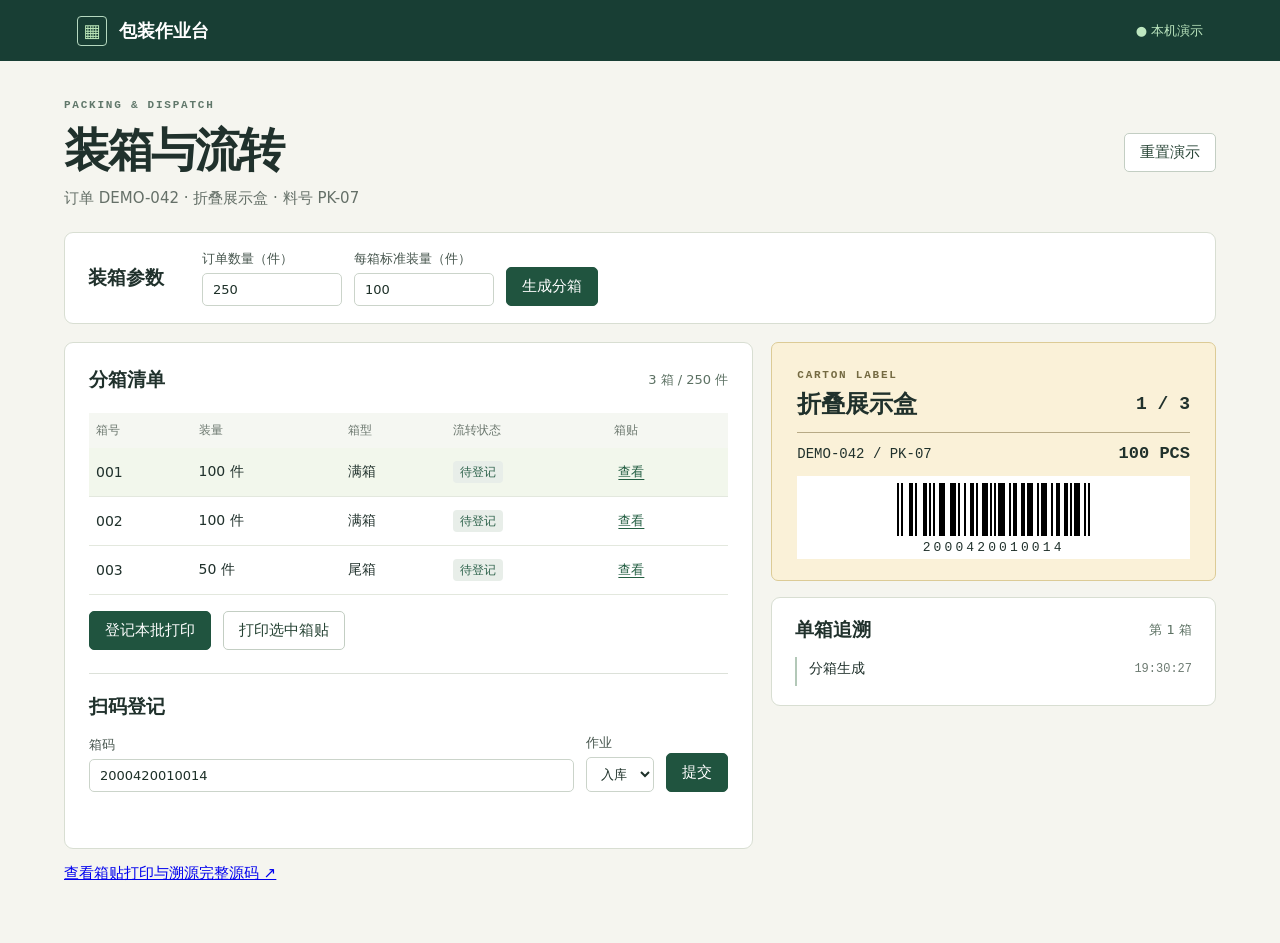
<file: projects/carton-label/index.html>
<!doctype html>
<html lang="zh-CN">
<head>
<meta charset="utf-8"><meta name="viewport" content="width=device-width,initial-scale=1">
<title>装箱与流转工作台</title><link rel="stylesheet" href="style.css">
<script defer src="demo.js"></script>
</head>
<body>
<header><div class="brand"><span class="mark" aria-hidden="true">▦</span> 包装作业台</div><span class="local">● 本机演示</span></header>
<main>
<div class="headline"><div><p class="eyebrow">PACKING &amp; DISPATCH</p><h1>装箱与流转</h1><p class="note">订单 DEMO-042 · 折叠展示盒 · 料号 PK-07</p></div><button class="plain" id="reset">重置演示</button></div>
<section class="setup"><h2>装箱参数</h2><form id="split"><label>订单数量（件）<input id="qty" type="number" min="1" max="99999" required value="250"></label><label>每箱标准装量（件）<input id="capacity" type="number" min="1" max="99999" required value="100"></label><button class="primary">生成分箱</button></form></section>
<div class="work"><section class="panel"><div class="section-head"><h2>分箱清单</h2><span class="count" id="total"></span></div>
<div class="table-scroll"><table><thead><tr><th>箱号</th><th>装量</th><th>箱型</th><th>流转状态</th><th>箱贴</th></tr></thead><tbody id="rows"></tbody></table></div>
<div class="action"><button id="register" class="primary">登记本批打印</button><button id="paper" class="plain">打印选中箱贴</button></div>
<div class="scanner"><h2>扫码登记</h2><form id="scan"><label>箱码<input id="code" inputmode="numeric" placeholder="扫描或粘贴 13 位箱码" autocomplete="off" required></label><label>作业<select id="operation"><option value="in">入库</option><option value="out">出库</option><option value="lookup">追溯</option></select></label><button class="primary">提交</button></form></div>
<p id="message" aria-live="polite"></p>
</section>
<aside><section class="paper" aria-label="当前箱贴"><span class="paper-kicker">CARTON LABEL</span><div class="paper-head"><h2>折叠展示盒</h2><strong id="position"></strong></div><div class="paper-mid"><span>DEMO-042 / PK-07</span><b id="units"></b></div><div id="barcode"></div><div id="digits"></div></section>
<section class="timeline"><div class="section-head"><h2>单箱追溯</h2><span id="selected-box" class="count"></span></div><ol id="events"></ol></section></aside></div>
<p class="source-link"><a href="https://github.com/wangzhanyu405-pixel/wangzhanyu405-pixel/tree/main/source/carton-label-platform">查看箱贴打印与溯源完整源码 ↗</a></p></main></body></html>
</file>
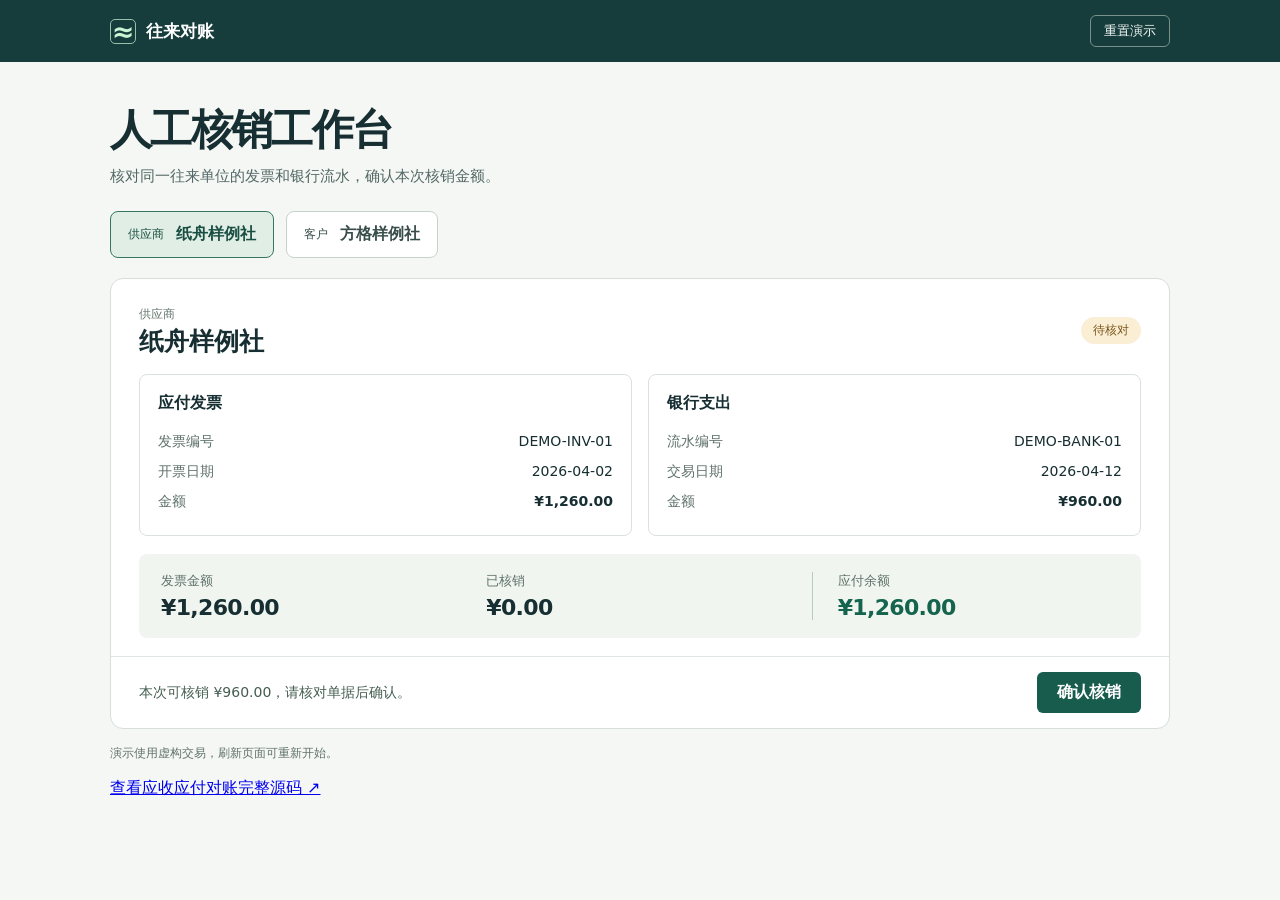
<file: projects/reconciliation/index.html>
<!doctype html>
<html lang="zh-CN">
<head>
<meta charset="utf-8">
<meta name="viewport" content="width=device-width, initial-scale=1">
<title>往来对账 · 人工核销演示</title>
<link rel="stylesheet" href="style.css">
</head>
<body>
<header><div class="wrap top"><span class="brand"><span class="symbol" aria-hidden="true">≈</span> 往来对账</span><button class="reset" id="reset" type="button">重置演示</button></div></header>
<main class="wrap">
<h1>人工核销工作台</h1>
<p class="intro">核对同一往来单位的发票和银行流水，确认本次核销金额。</p>
<section class="parties" aria-label="选择往来单位" id="parties"></section>
<section class="workspace" aria-labelledby="party">
<div class="section-head"><div><span class="role" id="role"></span><h2 id="party"></h2></div><span id="status" class="status"></span></div>
<div class="records" id="records"></div>
<div class="summary" aria-label="核销计算">
<div><span>发票金额</span><strong id="gross"></strong></div>
<div><span>已核销</span><strong id="applied"></strong></div>
<div class="balance"><span id="balance-label"></span><strong id="balance"></strong></div>
</div>
<div class="action"><p id="hint" role="status" aria-live="polite"></p><button id="confirm" type="button">确认核销</button></div>
</section>
<footer>演示使用虚构交易，刷新页面可重新开始。</footer>
<p class="source-link"><a href="https://github.com/wangzhanyu405-pixel/wangzhanyu405-pixel/tree/main/source/ar-ap-reconciliation">查看应收应付对账完整源码 ↗</a></p></main>
<script src="demo.js"></script>
</body>
</html>
</file>
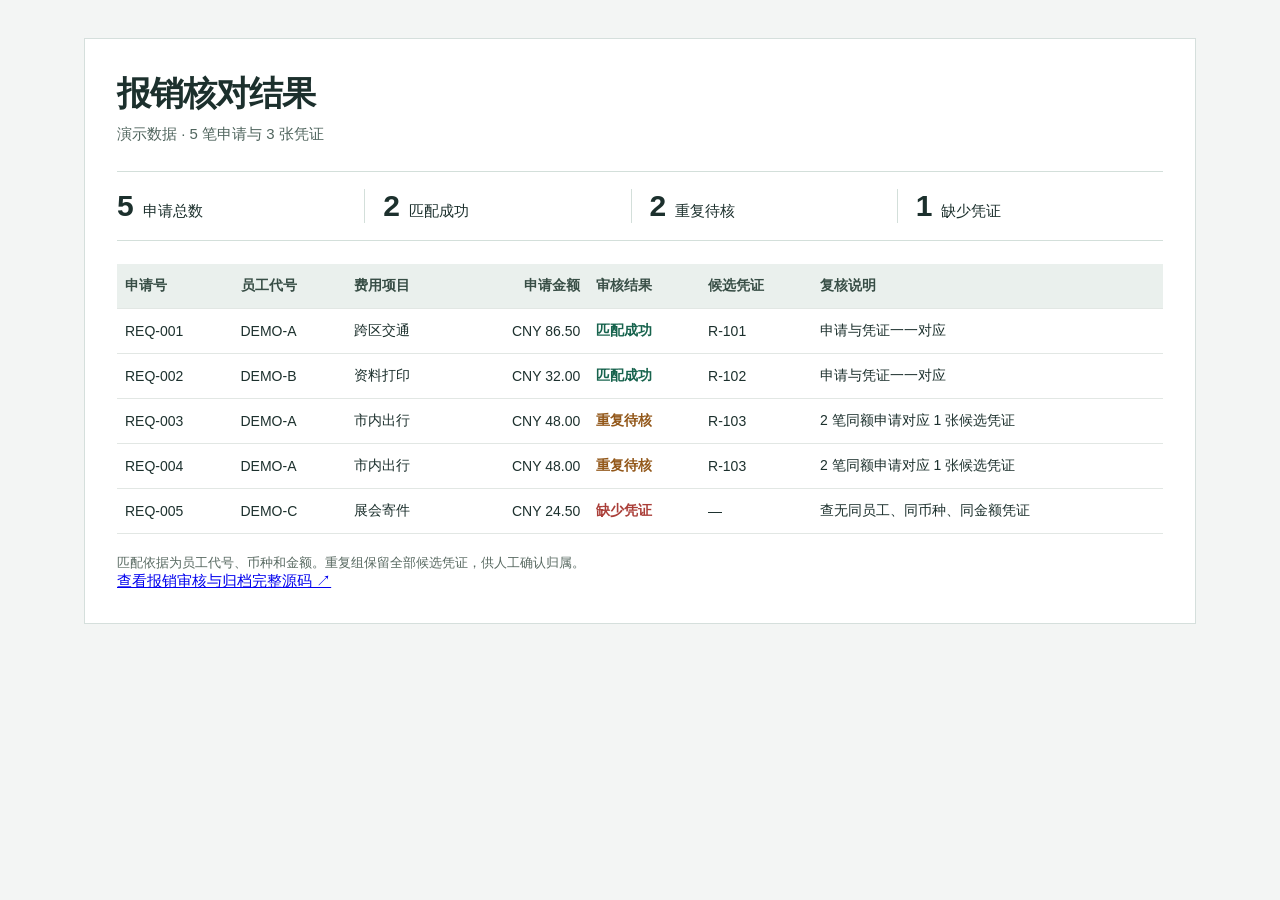
<file: projects/expense-review/output/review.html>
<!doctype html><html lang="zh-CN"><meta charset="utf-8">
    <meta name="viewport" content="width=device-width,initial-scale=1"><title>报销核对结果</title>
    <style>
    *{box-sizing:border-box}html{background:#f3f5f4;color:#1c302d;font-family:-apple-system,BlinkMacSystemFont,'PingFang SC',sans-serif}
    body{margin:0}main{margin:38px auto;max-width:1112px;background:white;border:1px solid #d5dfdc;padding:32px}
    h1{font-size:34px;margin:0 0 8px;letter-spacing:-1px}p{color:#50655e;margin:0;font-size:15px}
    .counts{display:flex;margin:27px 0 23px;padding:17px 0;border-block:1px solid #d3dfda}
    .metric{flex:1;padding:0 18px;border-right:1px solid #d3dfda}.metric:first-child{padding-left:0}.metric:last-child{border:0}
    .metric b{font-size:30px;margin-right:9px}.metric span{font-size:15px}table{width:100%;border-collapse:collapse;font-size:14px}
    th{text-align:left;background:#eaf0ed;color:#374d45}td,th{padding:13px 8px;border-bottom:1px solid #e2e7e4}
    td{font-variant-numeric:tabular-nums}th:nth-child(4),.money{text-align:right;white-space:nowrap}.tag{font-weight:600;white-space:nowrap}
    .ok{color:#17634d}.check{color:#925719}.missing{color:#aa3e38}footer{margin-top:20px;font-size:13px;color:#586961}
    @media(max-width:830px){main{margin:0;padding:18px}.scroll{overflow-x:auto}table{min-width:860px}.metric{padding:0 6px}}
    </style><main><h1>报销核对结果</h1><p>演示数据 · 5 笔申请与 3 张凭证</p>
    <section class="counts"><div class="metric"><b>5</b><span>申请总数</span></div><div class="metric"><b>2</b><span>匹配成功</span></div><div class="metric"><b>2</b><span>重复待核</span></div><div class="metric"><b>1</b><span>缺少凭证</span></div></section><div class="scroll"><table>
    <thead><tr><th>申请号</th><th>员工代号</th><th>费用项目</th><th>申请金额</th><th>审核结果</th><th>候选凭证</th><th>复核说明</th></tr></thead><tbody><tr><td class="">REQ-001</td><td class="">DEMO-A</td><td class="">跨区交通</td><td class="money">CNY 86.50</td><td class=""><span class="tag ok">匹配成功</span></td><td class="">R-101</td><td class="">申请与凭证一一对应</td></tr><tr><td class="">REQ-002</td><td class="">DEMO-B</td><td class="">资料打印</td><td class="money">CNY 32.00</td><td class=""><span class="tag ok">匹配成功</span></td><td class="">R-102</td><td class="">申请与凭证一一对应</td></tr><tr><td class="">REQ-003</td><td class="">DEMO-A</td><td class="">市内出行</td><td class="money">CNY 48.00</td><td class=""><span class="tag check">重复待核</span></td><td class="">R-103</td><td class="">2 笔同额申请对应 1 张候选凭证</td></tr><tr><td class="">REQ-004</td><td class="">DEMO-A</td><td class="">市内出行</td><td class="money">CNY 48.00</td><td class=""><span class="tag check">重复待核</span></td><td class="">R-103</td><td class="">2 笔同额申请对应 1 张候选凭证</td></tr><tr><td class="">REQ-005</td><td class="">DEMO-C</td><td class="">展会寄件</td><td class="money">CNY 24.50</td><td class=""><span class="tag missing">缺少凭证</span></td><td class="">—</td><td class="">查无同员工、同币种、同金额凭证</td></tr></tbody>
    </table></div><footer>匹配依据为员工代号、币种和金额。重复组保留全部候选凭证，供人工确认归属。</footer><p class="source-link"><a href="https://github.com/wangzhanyu405-pixel/wangzhanyu405-pixel/tree/main/source/expense-review-archive">查看报销审核与归档完整源码 ↗</a></p></main></html>
</file>
<file: projects/carton-label/style.css>
:root{font-family:"PingFang SC","Microsoft YaHei",system-ui,sans-serif;color:#20312c;background:#f5f5ef;font-size:15px}
*{box-sizing:border-box}body{margin:0}header{background:#183e34;color:white;display:flex;justify-content:space-between;align-items:center;padding:0 max(6vw,24px);height:61px}.brand{font-weight:700;font-size:18px;display:flex;align-items:center;gap:12px}.mark{display:grid;place-items:center;border:1px solid #b6d9c0;border-radius:4px;color:#bbe6b8;width:30px;height:30px}.local{font-size:13px;color:#bde7c0}main{max-width:1280px;padding:36px 5vw 45px;margin:auto}.headline,.section-head,.paper-head,.paper-mid,.action{display:flex;align-items:center;justify-content:space-between;gap:12px}.headline{margin-bottom:24px}.eyebrow,.paper-kicker{font:600 11px/1.5 ui-monospace,monospace;letter-spacing:.16em;color:#60776a}.eyebrow{margin:0 0 6px}h1{font-size:clamp(30px,4vw,46px);letter-spacing:-.05em;margin:0}h2{margin:0;font-size:19px}.note{color:#657068;margin:7px 0 0}
.setup,.panel,.timeline{background:#fff;border:1px solid #d8ded2;border-radius:9px}.setup{display:flex;align-items:center;gap:38px;padding:17px 23px;margin-bottom:18px}.setup form,#scan{display:flex;align-items:flex-end;gap:12px}label{display:grid;gap:5px;font-size:13px;color:#47564e}button,input,select{font:inherit}button{cursor:pointer;border-radius:5px;padding:9px 15px;border:1px solid #c3cec3}button:disabled{cursor:default;opacity:.5}.primary{background:#20543f;color:white;border-color:#20543f}.plain{background:white;color:#274435}.setup input{width:140px}input,select{background:white;border:1px solid #cbd4ca;color:#1d3028;border-radius:5px;padding:8px 10px;min-width:0}.work{display:grid;grid-template-columns:1.55fr 1fr;gap:18px;align-items:start}.panel{padding:24px}.count{color:#5c7163;font-size:13px}.table-scroll{overflow:auto}table{width:100%;border-collapse:collapse;margin:20px 0 16px;white-space:nowrap;text-align:left;font-size:14px}th{font-weight:500;color:#6c786f;font-size:12px;padding:9px 7px;background:#f5f7f2}td{padding:12px 7px;border-bottom:1px solid #e3e8de}.selected{background:#f2f7ec}.tag{font-size:12px;background:#e8eee9;padding:4px 7px;border-radius:4px;color:#2d624b}.link{color:#235e42;background:none;border:0;padding:3px 4px;font-size:13px;text-decoration:underline;text-underline-offset:3px}.action{justify-content:flex-start}.scanner{margin-top:23px;border-top:1px solid #dce1d9;padding-top:20px}.scanner h2{margin-bottom:14px}#scan label:first-child{flex:1}#message{font-size:13px;color:#275640;margin:13px 0 0;min-height:19px}#message.error{color:#a43824}.paper{padding:21px 25px;background:#faf1d8;border:1px solid #dccb96;border-radius:7px}.paper-kicker{color:#746a42}.paper-head{margin:5px 0 12px}.paper-head h2{font-size:24px}.paper-head strong{font:600 18px ui-monospace,monospace}.paper-mid{border-top:1px solid #b7aa86;padding-top:11px;font:14px ui-monospace,monospace}.paper-mid b{font-size:17px}#barcode{background:white;margin-top:13px;padding:7px 6px 0;text-align:center}#barcode svg{display:block;width:100%;height:53px}#digits{background:white;text-align:center;font:13px ui-monospace,monospace;letter-spacing:.24em;padding:4px}.timeline{margin-top:16px;padding:19px 23px}ol{margin:14px 0 0;padding:0;list-style:none}li{display:flex;justify-content:space-between;align-items:center;border-left:2px solid #b3c8b8;padding:3px 0 8px 12px;font-size:14px}time{color:#6d7b72;font:12px ui-monospace,monospace}button:focus-visible,input:focus-visible,select:focus-visible{outline:3px solid #80ad9a;outline-offset:2px}
@media(max-width:820px){.work{grid-template-columns:1fr}.setup{align-items:start;flex-direction:column;gap:12px}main{padding:22px 14px}.setup form,#scan{flex-wrap:wrap}.setup input{width:110px}.panel{padding:16px}.headline{align-items:start}.action{flex-wrap:wrap}}
@media print{body,main,.work,aside{display:block;background:white;padding:0;margin:0}.headline,header,.setup,.panel,.timeline{display:none}.paper{width:80mm;margin:0;border:1px solid black;border-radius:0;color:black;background:white;break-inside:avoid}.paper h2{font-size:18px}#barcode svg{height:16mm}@page{margin:8mm}}
</file>
<file: projects/reconciliation/style.css>
:root{font-family:Inter,"PingFang SC","Microsoft YaHei",system-ui,sans-serif;color:#172f32;background:#f5f7f4;font-size:16px;font-variant-numeric:tabular-nums}
*{box-sizing:border-box}body{margin:0}.wrap{width:min(1060px,calc(100% - 64px));margin:auto}
header{background:#173c3c;color:white}.top{height:62px;display:flex;align-items:center;justify-content:space-between}
.brand{font-size:17px;font-weight:680;display:flex;align-items:center;gap:10px}.symbol{font-size:27px;border:1px solid #94c2aa;border-radius:5px;line-height:23px;text-align:center;width:26px;color:#caf4d4}
button{font:inherit;cursor:pointer}.reset{background:transparent;color:#f4faf7;border:1px solid #78918a;border-radius:6px;padding:6px 13px;font-size:13px}
main{padding:40px 0 20px}h1{font-size:clamp(28px,4vw,42px);letter-spacing:-.04em;margin:0;font-weight:730}.intro{margin:9px 0 25px;color:#526866;font-size:15px}
.parties{display:flex;gap:12px;margin-bottom:20px}.party-choice{border:1px solid #c8d2cc;background:#fff;color:#384d49;display:flex;align-items:center;gap:12px;text-align:left;padding:12px 17px;border-radius:8px;font-weight:600}.party-choice small{font-size:12px;font-weight:500}.party-choice[aria-pressed=true]{background:#e1eee5;border-color:#377660;color:#194f42}
.workspace{background:#fff;border:1px solid #d6dfd8;border-radius:13px;overflow:hidden}.section-head{display:flex;justify-content:space-between;align-items:center;padding:24px 28px 16px}.role{font-size:12px;color:#65766e}h2{margin:2px 0 0;font-size:25px;font-weight:680}.status{border-radius:30px;padding:5px 12px;font-size:12px;background:#faeed5;color:#795416}.status.done{background:#dceee0;color:#285a3a}
.records{display:grid;grid-template-columns:1fr 1fr;gap:16px;padding:0 28px}.record{border:1px solid #dae1db;border-radius:8px;padding:18px}.record h3{margin:0 0 13px;font-size:16px}.record dl{margin:0}.record dl>div{display:flex;justify-content:space-between;gap:10px;padding:6px 0;font-size:14px}.record dt,.summary span{color:#5e716a}.record dd{margin:0;text-align:right}.amount{font-weight:650}
.summary{display:grid;grid-template-columns:1fr 1fr 1fr;gap:18px;background:#f1f5f0;border-radius:8px;margin:18px 28px;padding:18px 22px}.summary div{display:grid;gap:5px}.summary span{font-size:13px}.summary strong{font-size:22px;letter-spacing:-.03em}.summary .balance{border-left:1px solid #b9ccbc;padding-left:25px}.balance strong{color:#14644e}
.action{border-top:1px solid #e0e7e0;display:flex;justify-content:space-between;align-items:center;padding:15px 28px;gap:14px}.action p{color:#465e53;font-size:14px;margin:0}.action button{white-space:nowrap;border:0;color:#fff;background:#175c4d;padding:10px 20px;border-radius:6px;font-weight:650}.action button:disabled{color:#596c60;background:#e4ebe3;cursor:default}footer{font-size:12px;color:#617268;margin:16px 0}button:focus-visible{outline:3px solid #a95423;outline-offset:3px}
@media(max-width:640px){.wrap{width:calc(100% - 28px)}main{padding-top:26px}.party-choice{flex:1;display:grid;gap:2px;padding:10px}.parties{gap:8px}.records{grid-template-columns:1fr;padding:0 15px;gap:8px}.record{padding:12px}.section-head,.action{padding:15px}.summary{margin:12px 15px;padding:12px;gap:8px}.summary strong{font-size:16px}.summary .balance{padding-left:8px}.action{align-items:flex-start}.action p{font-size:13px}.top{height:53px}}
</file>
